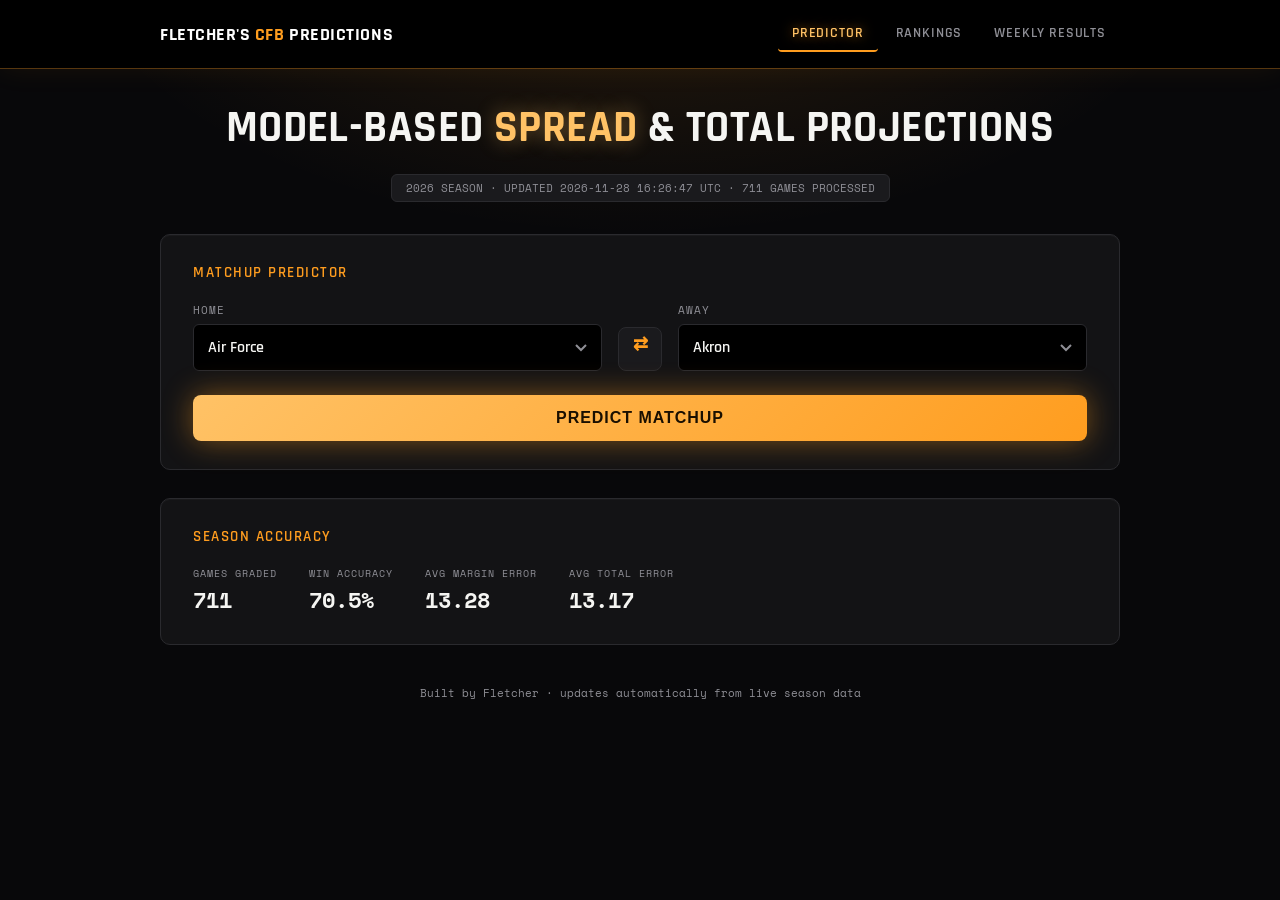
<file: site/index.html>
<!DOCTYPE html>
<html lang="en">
<head>
<meta charset="UTF-8">
<meta name="viewport" content="width=device-width, initial-scale=1.0">
<title>Fletcher's CFB Predictions</title>
<link rel="preconnect" href="https://fonts.googleapis.com">
<link rel="preconnect" href="https://fonts.gstatic.com" crossorigin>
<link href="https://fonts.googleapis.com/css2?family=Rajdhani:wght@500;600;700&family=Space+Mono:wght@400;700&display=swap" rel="stylesheet">
<link rel="stylesheet" href="styles.css">
</head>
<body>

<nav class="site-nav">
  <div class="nav-inner">
    <span class="nav-brand">Fletcher's <span class="accent">CFB</span> Predictions</span>
    <div class="nav-links">
      <a href="index.html" class="nav-link active">Predictor</a>
      <a href="rankings.html" class="nav-link">Rankings</a>
      <a href="weekly.html" class="nav-link">Weekly Results</a>
    </div>
  </div>
</nav>

<div class="wrap">

  <header>
    <h1>Model-Based <span>Spread</span> &amp; Total Projections</h1>
    <div class="updated-badge" id="updatedBadge">loading...</div>
  </header>

  <section class="panel">
    <h2 class="panel-title">Matchup Predictor</h2>
    <div class="matchup-picker">
      <div class="field-group">
        <label for="homeSelect">Home</label>
        <select id="homeSelect"></select>
      </div>
      <button type="button" class="vs-mark swap-btn" id="swapBtn" title="Swap home and away" aria-label="Swap home and away teams">⇄</button>
      <div class="field-group">
        <label for="awaySelect">Away</label>
        <select id="awaySelect"></select>
      </div>
    </div>
    <button id="predictBtn" class="primary-btn">Predict Matchup</button>

    <div class="scoreboard" id="scoreboard">
      <div class="score-row">
        <span class="team-name" id="homeNameOut"></span>
        <span class="fav-tag" id="homeFavTag" style="visibility:hidden;">FAVORITE</span>
        <span class="score-num" id="homeScoreOut"></span>
      </div>
      <div class="score-row">
        <span class="team-name" id="awayNameOut"></span>
        <span class="fav-tag" id="awayFavTag" style="visibility:hidden;">FAVORITE</span>
        <span class="score-num" id="awayScoreOut"></span>
      </div>
      <hr class="divider-line">
      <div class="stat-strip">
        <div class="stat-item">
          <span class="stat-label">Spread</span>
          <span class="stat-value" id="spreadOut"></span>
        </div>
        <div class="stat-item">
          <span class="stat-label">Total</span>
          <span class="stat-value" id="totalOut"></span>
        </div>
      </div>
    </div>
    <div class="error-state" id="matchupError" style="display:none;"></div>
  </section>

  <section class="panel" id="accuracyPanel">
    <h2 class="panel-title">Season Accuracy</h2>
    <div class="stat-strip" id="accuracyStrip">
      <div class="empty-state">Loading...</div>
    </div>
  </section>

  <footer>Built by Fletcher &middot; updates automatically from live season data</footer>
</div>

<script src="common.js"></script>
<script>
(function () {
  const state = { predictions: null, teams: null };

  function populateTeamSelects(teams) {
    const homeSel = document.getElementById("homeSelect");
    const awaySel = document.getElementById("awaySelect");
    homeSel.innerHTML = "";
    awaySel.innerHTML = "";
    teams.forEach(function (t) {
      const optH = document.createElement("option");
      optH.value = t; optH.textContent = t;
      homeSel.appendChild(optH);
      const optA = document.createElement("option");
      optA.value = t; optA.textContent = t;
      awaySel.appendChild(optA);
    });
    if (teams.length > 1) {
      homeSel.selectedIndex = 0;
      awaySel.selectedIndex = 1;
    }
  }

  function renderPrediction(home, away) {
    const errorEl = document.getElementById("matchupError");
    const boardEl = document.getElementById("scoreboard");
    errorEl.style.display = "none";
    boardEl.classList.remove("visible");

    if (home === away) {
      errorEl.textContent = "Home and Away must be different teams.";
      errorEl.style.display = "block";
      return;
    }

    const key = home + "|" + away;
    const pred = state.predictions[key];
    if (!pred) {
      errorEl.textContent = "No prediction available for " + home + " vs " + away + ".";
      errorEl.style.display = "block";
      return;
    }

    document.getElementById("homeNameOut").textContent = pred.home;
    document.getElementById("awayNameOut").textContent = pred.away;
    document.getElementById("homeScoreOut").textContent = pred.predicted_home_score.toFixed(1);
    document.getElementById("awayScoreOut").textContent = pred.predicted_away_score.toFixed(1);

    const homeFav = pred.favorite === pred.home;
    document.getElementById("homeNameOut").classList.toggle("favorite", homeFav);
    document.getElementById("awayNameOut").classList.toggle("favorite", !homeFav);
    document.getElementById("homeFavTag").style.visibility = homeFav ? "visible" : "hidden";
    document.getElementById("awayFavTag").style.visibility = !homeFav ? "visible" : "hidden";
    document.getElementById("homeScoreOut").classList.toggle("circled", homeFav);
    document.getElementById("awayScoreOut").classList.toggle("circled", !homeFav);

    const spreadFavName = pred.favorite;
    const spreadMag = Math.abs(pred.predicted_spread).toFixed(1);
    document.getElementById("spreadOut").textContent = spreadFavName + " -" + spreadMag;
    document.getElementById("totalOut").textContent = pred.predicted_total.toFixed(1);

    boardEl.classList.add("visible");
  }

  function renderAccuracySummary(summary) {
    const el = document.getElementById("accuracyStrip");
    if (!summary || summary.games_graded === 0) {
      el.innerHTML = '<div class="empty-state">No games graded yet -- check back once the season starts.</div>';
      return;
    }
    el.innerHTML =
      '<div class="stat-item"><span class="stat-label">Games Graded</span><span class="stat-value">' + summary.games_graded + '</span></div>' +
      '<div class="stat-item"><span class="stat-label">Win Accuracy</span><span class="stat-value">' + summary.win_accuracy_pct + '%</span></div>' +
      '<div class="stat-item"><span class="stat-label">Avg Margin Error</span><span class="stat-value">' + summary.avg_margin_error + '</span></div>' +
      '<div class="stat-item"><span class="stat-label">Avg Total Error</span><span class="stat-value">' + summary.avg_total_error + '</span></div>';
  }

  async function init() {
    try {
      const [predictions, teams, lastUpdated, summary] = await Promise.all([
        loadJSON("predictions.json"),
        loadJSON("teams.json"),
        loadJSON("last_updated.json"),
        loadJSON("history/summary.json").catch(function () { return null; })
      ]);

      state.predictions = predictions;
      state.teams = teams;

      populateTeamSelects(teams);
      renderUpdatedBadge("updatedBadge", lastUpdated);
      renderAccuracySummary(summary);

      document.getElementById("predictBtn").disabled = false;
      document.getElementById("predictBtn").addEventListener("click", function () {
        const home = document.getElementById("homeSelect").value;
        const away = document.getElementById("awaySelect").value;
        renderPrediction(home, away);
      });

      document.getElementById("swapBtn").addEventListener("click", function () {
        const homeSel = document.getElementById("homeSelect");
        const awaySel = document.getElementById("awaySelect");
        const temp = homeSel.value;
        homeSel.value = awaySel.value;
        awaySel.value = temp;
        // Auto-refresh the prediction if one's already showing, so flipping
        // home/away immediately reveals the home-field-advantage swing
        // without needing to click Predict again.
        if (document.getElementById("scoreboard").classList.contains("visible")) {
          renderPrediction(homeSel.value, awaySel.value);
        }
      });
    } catch (err) {
      document.getElementById("updatedBadge").textContent = "DATA UNAVAILABLE";
      document.getElementById("accuracyStrip").innerHTML =
        '<div class="error-state">Could not load data: ' + err.message + '</div>';
      console.error(err);
    }
  }

  document.getElementById("predictBtn").disabled = true;
  init();
})();
</script>
</body>
</html>
</file>
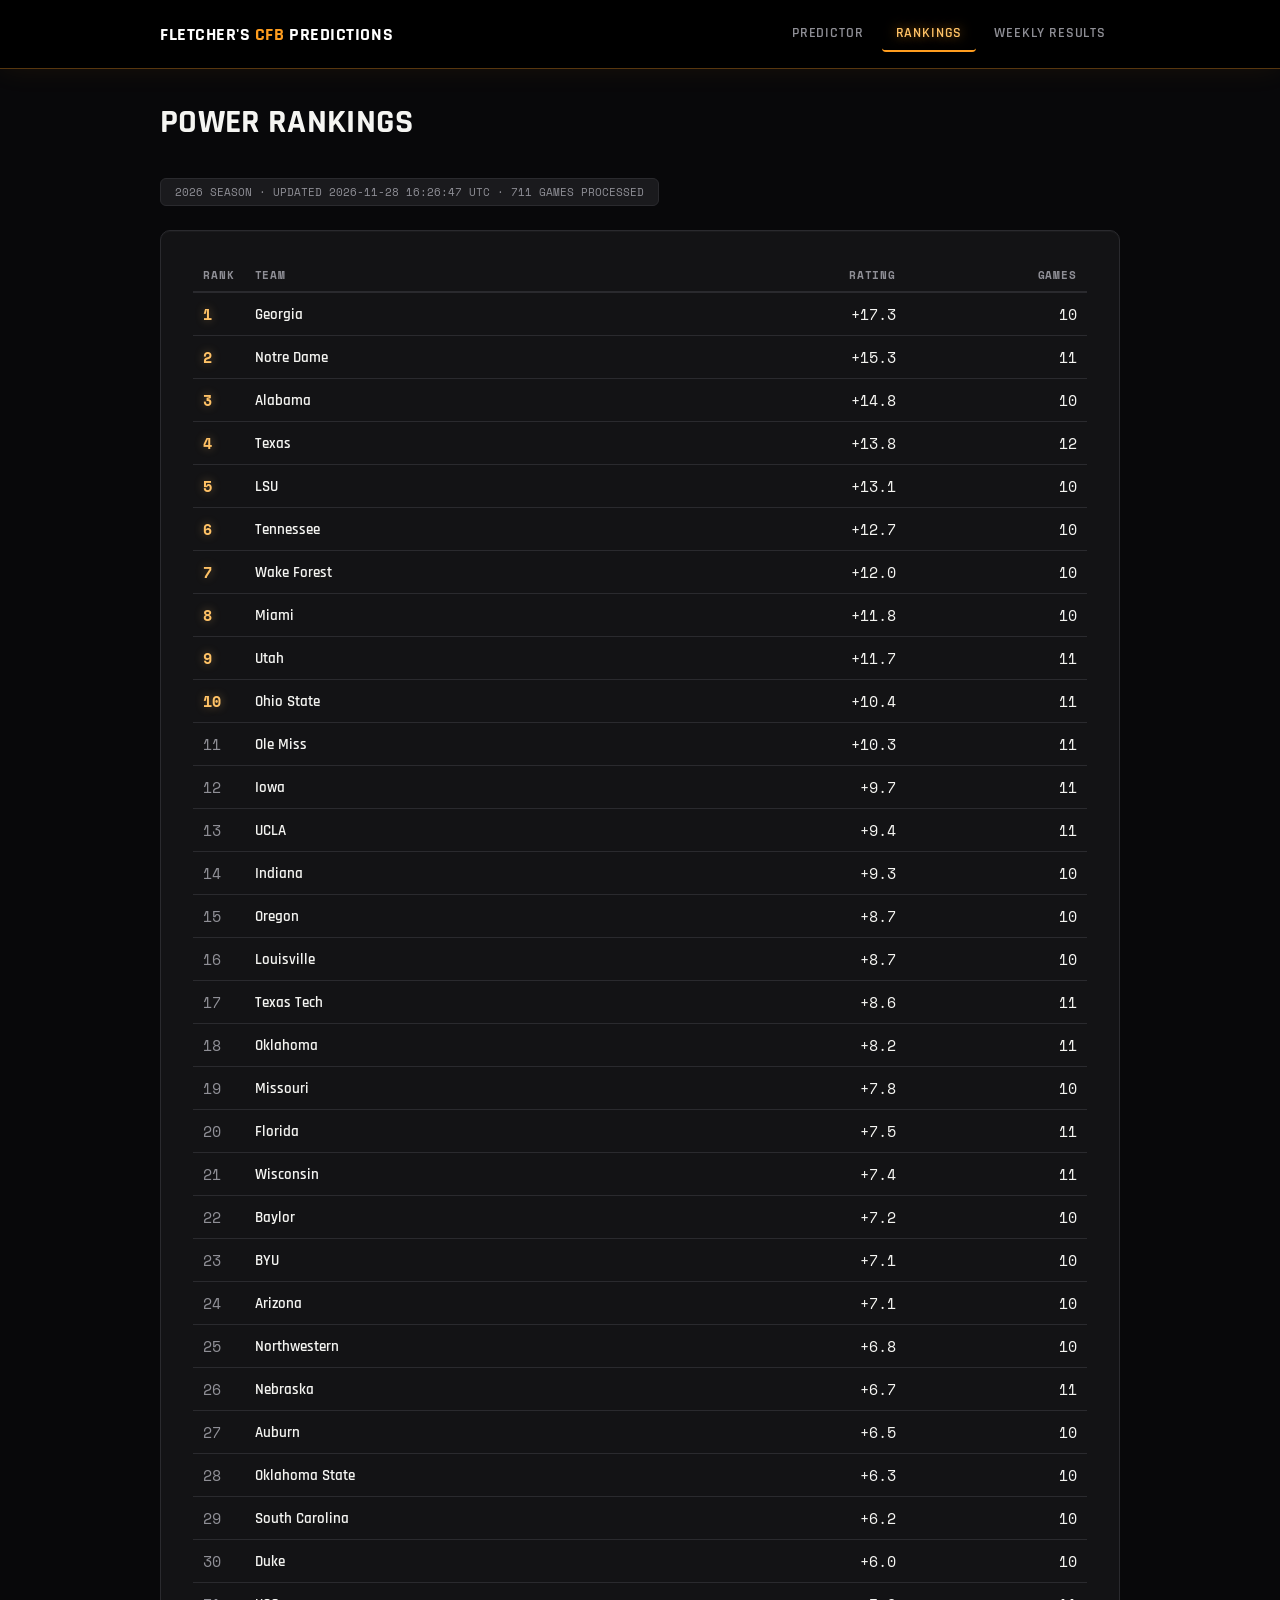
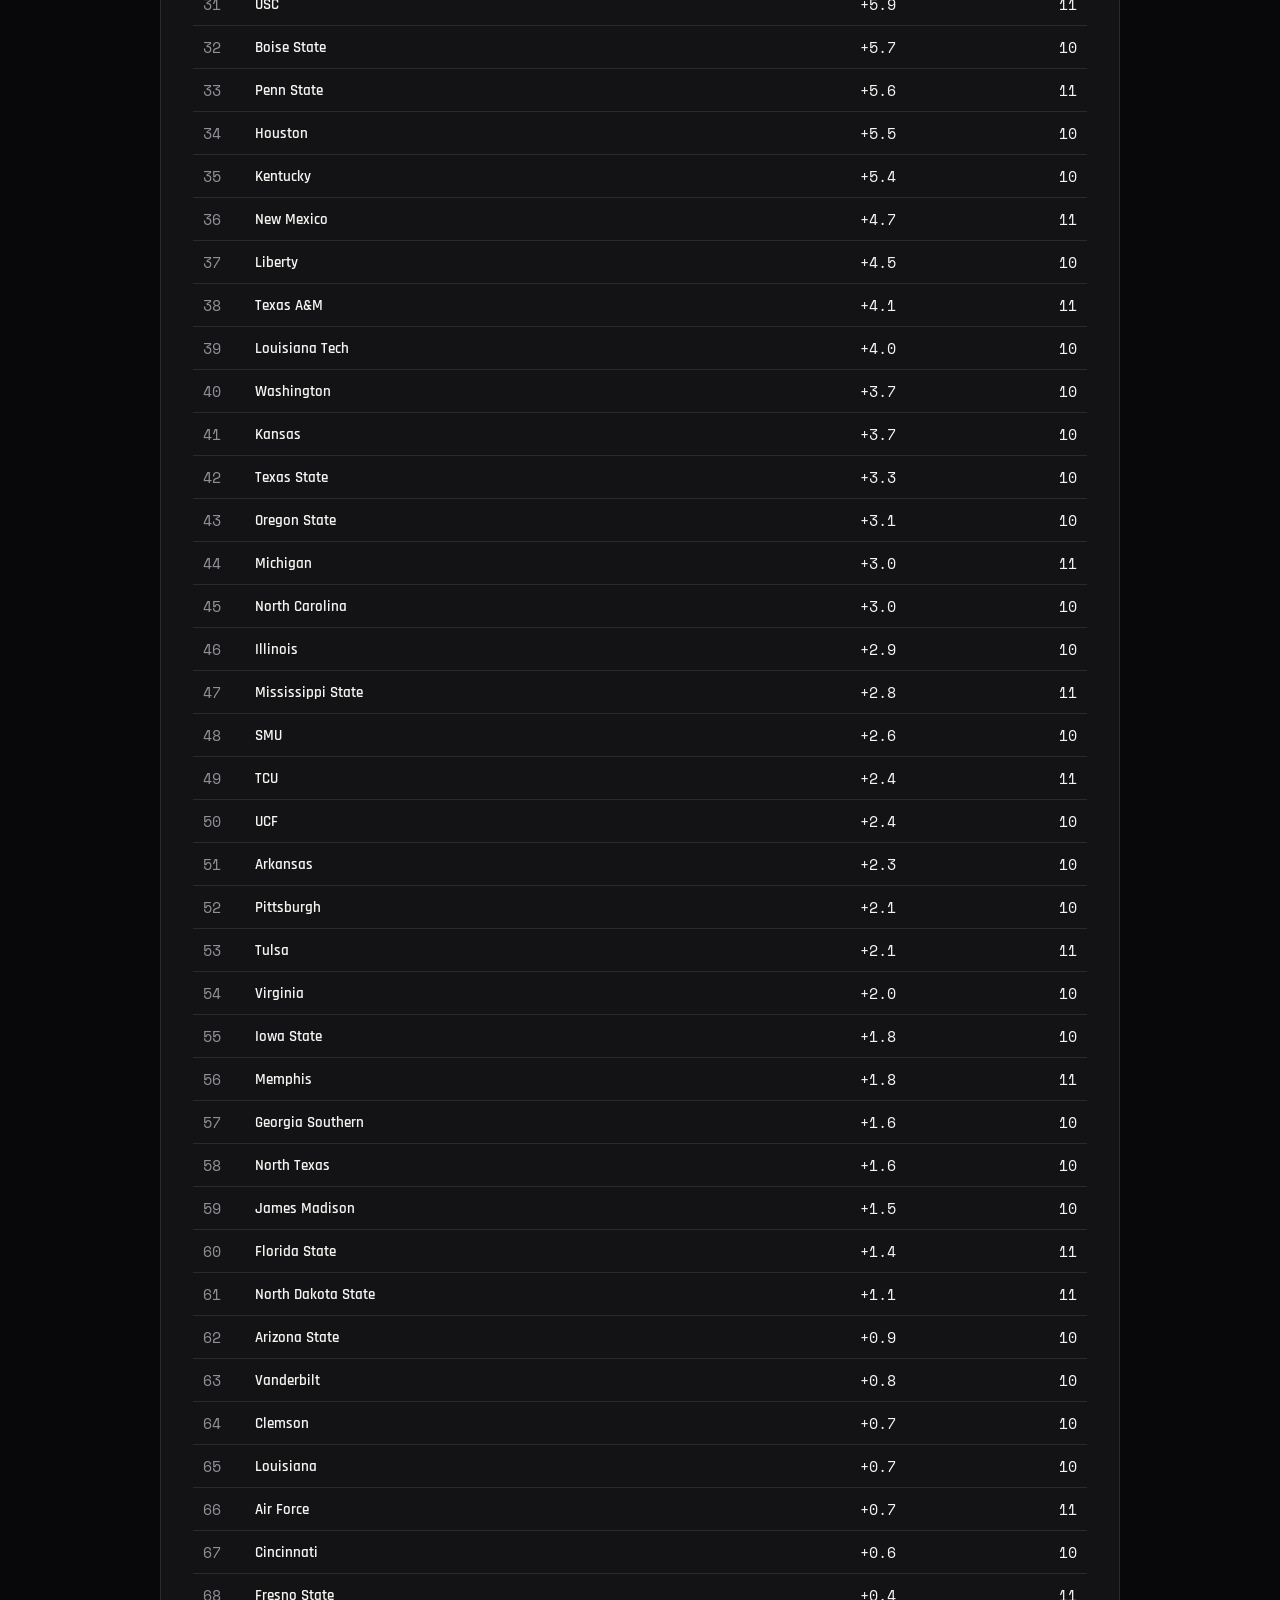
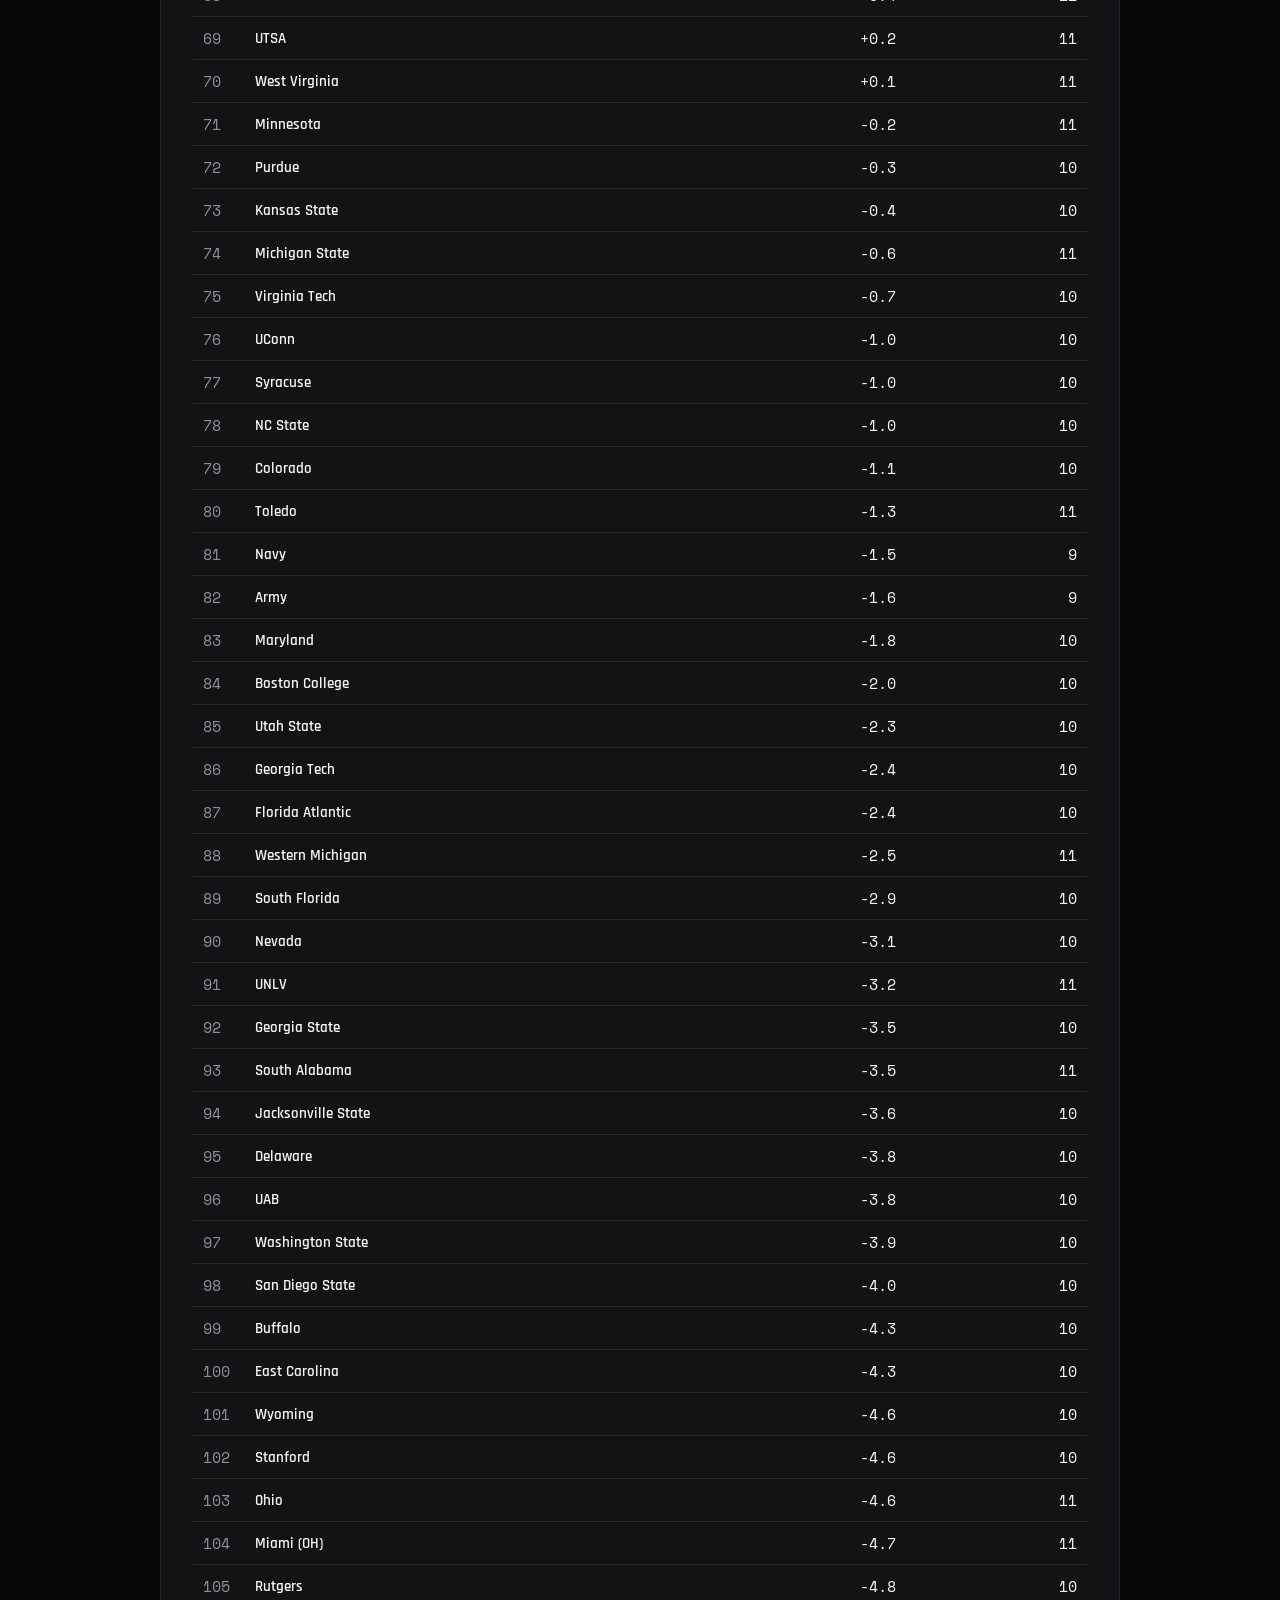
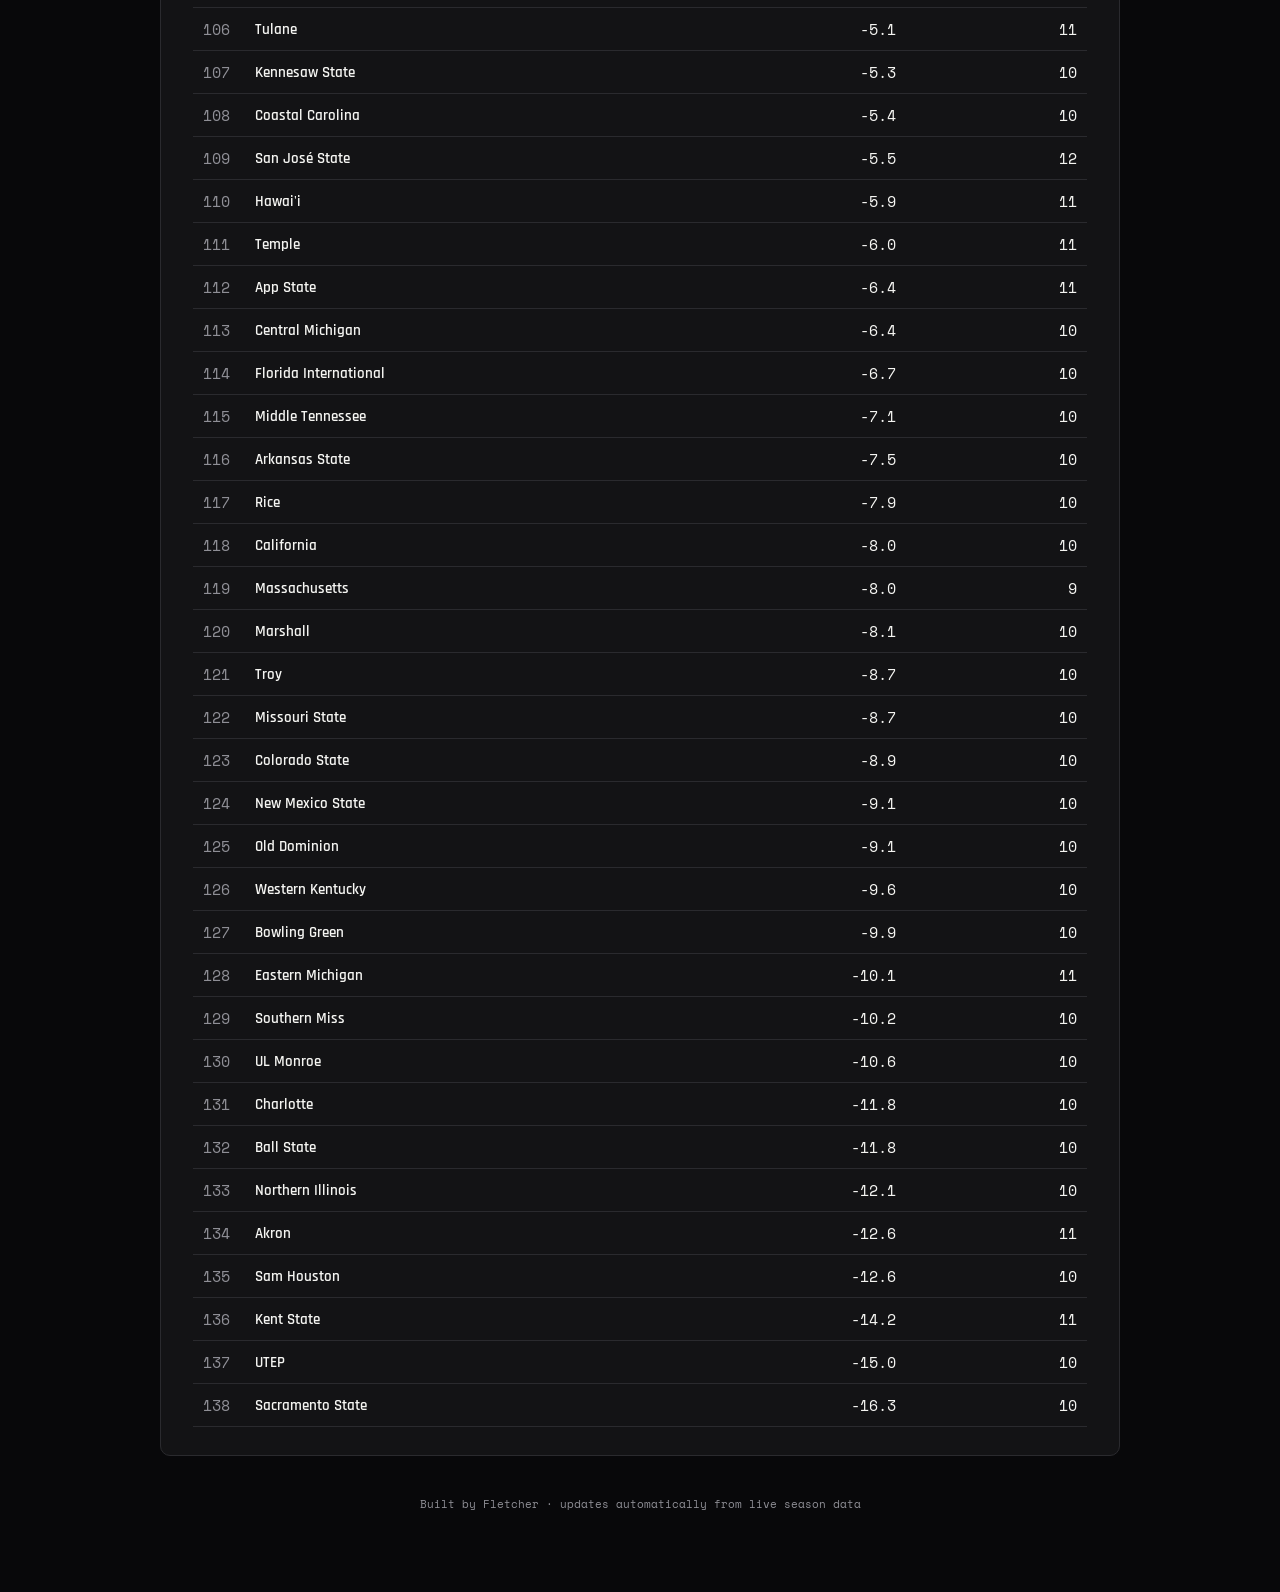
<file: site/rankings.html>
<!DOCTYPE html>
<html lang="en">
<head>
<meta charset="UTF-8">
<meta name="viewport" content="width=device-width, initial-scale=1.0">
<title>Rankings &middot; Fletcher's CFB Predictions</title>
<link rel="preconnect" href="https://fonts.googleapis.com">
<link rel="preconnect" href="https://fonts.gstatic.com" crossorigin>
<link href="https://fonts.googleapis.com/css2?family=Rajdhani:wght@500;600;700&family=Space+Mono:wght@400;700&display=swap" rel="stylesheet">
<link rel="stylesheet" href="styles.css">
</head>
<body>

<nav class="site-nav">
  <div class="nav-inner">
    <span class="nav-brand">Fletcher's <span class="accent">CFB</span> Predictions</span>
    <div class="nav-links">
      <a href="index.html" class="nav-link">Predictor</a>
      <a href="rankings.html" class="nav-link active">Rankings</a>
      <a href="weekly.html" class="nav-link">Weekly Results</a>
    </div>
  </div>
</nav>

<div class="wrap">
  <h1 class="page-title">Power Rankings</h1>
  <div class="updated-badge" id="updatedBadge" style="margin-bottom:24px;">loading...</div>

  <section class="panel">
    <div id="rankingsContainer">
      <div class="empty-state">Loading rankings...</div>
    </div>
  </section>

  <footer>Built by Fletcher &middot; updates automatically from live season data</footer>
</div>

<script src="common.js"></script>
<script>
(function () {
  function renderRankings(rankings) {
    const container = document.getElementById("rankingsContainer");
    if (!rankings || rankings.length === 0) {
      container.innerHTML = '<div class="empty-state">No rankings available yet.</div>';
      return;
    }
    let html = "<table><thead><tr>" +
      "<th>Rank</th><th>Team</th><th class='num'>Rating</th><th class='num'>Games</th>" +
      "</tr></thead><tbody>";
    rankings.forEach(function (r) {
      const rankClass = r.rank <= 10 ? "rank-cell top" : "rank-cell";
      html += "<tr>" +
        "<td class='" + rankClass + "'>" + r.rank + "</td>" +
        "<td class='team-cell'>" + r.team + "</td>" +
        "<td class='num'>" + fmtSigned(r.composite_rating) + "</td>" +
        "<td class='num'>" + r.games_played + "</td>" +
        "</tr>";
    });
    html += "</tbody></table>";
    container.innerHTML = html;
  }

  async function init() {
    try {
      const [rankings, lastUpdated] = await Promise.all([
        loadJSON("rankings.json"),
        loadJSON("last_updated.json")
      ]);
      renderRankings(rankings);
      renderUpdatedBadge("updatedBadge", lastUpdated);
    } catch (err) {
      document.getElementById("updatedBadge").textContent = "DATA UNAVAILABLE";
      document.getElementById("rankingsContainer").innerHTML =
        '<div class="error-state">Could not load data: ' + err.message + '</div>';
      console.error(err);
    }
  }
  init();
})();
</script>
</body>
</html>
</file>
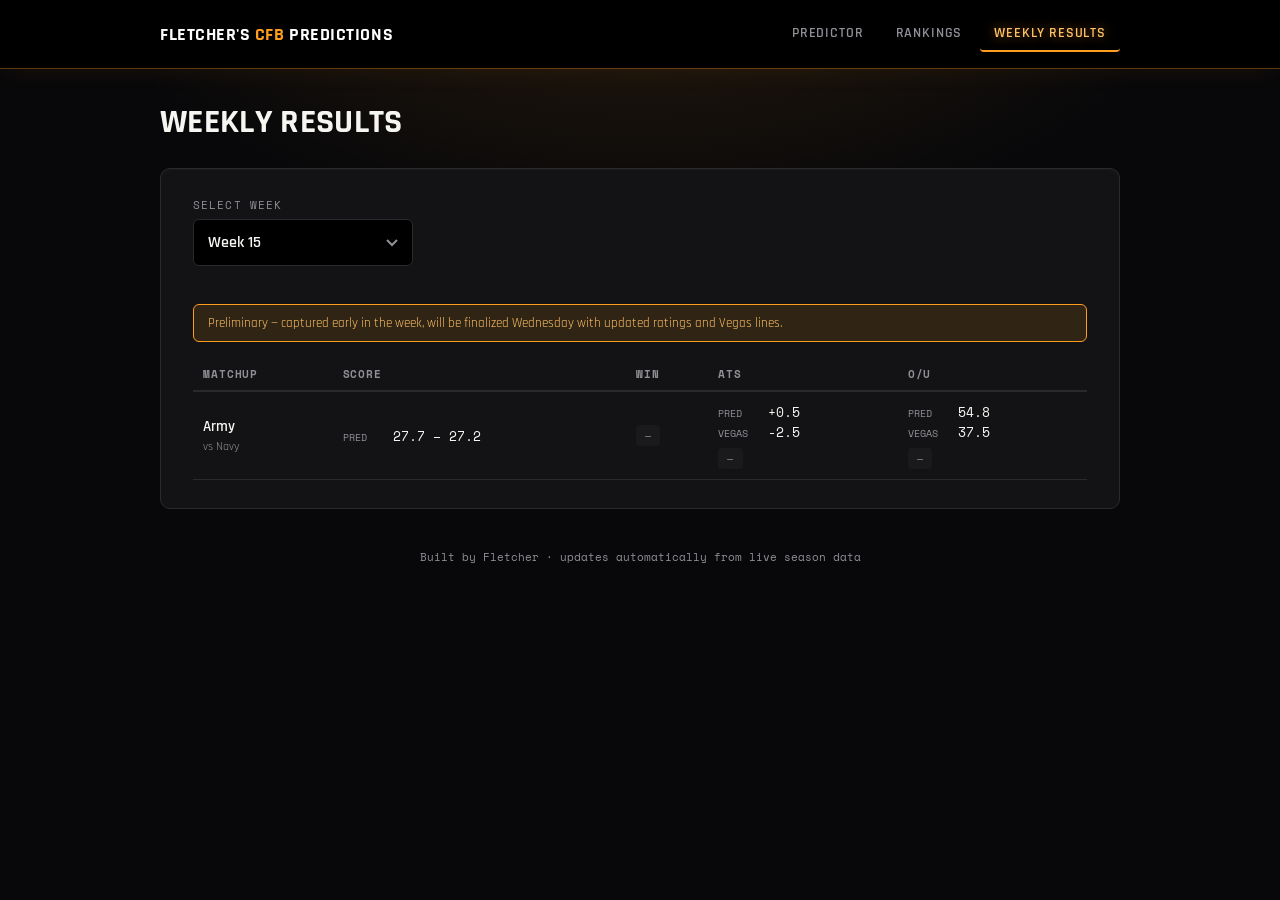
<file: site/weekly.html>
<!DOCTYPE html>
<html lang="en">
<head>
<meta charset="UTF-8">
<meta name="viewport" content="width=device-width, initial-scale=1.0">
<title>Weekly Results &middot; Fletcher's CFB Predictions</title>
<link rel="preconnect" href="https://fonts.googleapis.com">
<link rel="preconnect" href="https://fonts.gstatic.com" crossorigin>
<link href="https://fonts.googleapis.com/css2?family=Rajdhani:wght@500;600;700&family=Space+Mono:wght@400;700&display=swap" rel="stylesheet">
<link rel="stylesheet" href="styles.css">
</head>
<body>

<nav class="site-nav">
  <div class="nav-inner">
    <span class="nav-brand">Fletcher's <span class="accent">CFB</span> Predictions</span>
    <div class="nav-links">
      <a href="index.html" class="nav-link">Predictor</a>
      <a href="rankings.html" class="nav-link">Rankings</a>
      <a href="weekly.html" class="nav-link active">Weekly Results</a>
    </div>
  </div>
</nav>

<div class="wrap">
  <h1 class="page-title">Weekly Results</h1>

  <section class="panel">
    <div class="field-group" style="margin-bottom:20px; max-width:220px;">
      <label for="weekSelect">Select Week</label>
      <select id="weekSelect"><option>Loading...</option></select>
    </div>
    <div class="stat-strip" id="weekSummaryStrip" style="margin-bottom:18px;"></div>
    <div id="weekResultsContainer">
      <div class="empty-state">Select a week to see predicted vs. actual results.</div>
    </div>
  </section>

  <footer>Built by Fletcher &middot; updates automatically from live season data</footer>
</div>

<script src="common.js"></script>
<script>
(function () {
  function scoreLine(label, home, away) {
    return "<div class='score-line'><span class='score-line-label'>" + label + "</span> " +
      home + " &ndash; " + away + "</div>";
  }

  function statLine(label, value) {
    return "<div class='score-line'><span class='score-line-label'>" + label + "</span> " + value + "</div>";
  }

  function renderWeekSummary(games) {
    const graded = games.filter(function (g) { return g.graded; });
    const el = document.getElementById("weekSummaryStrip");
    if (graded.length === 0) {
      el.innerHTML = "";
      return;
    }
    const wins = graded.filter(function (g) {
      return (g.predicted_spread > 0) === ((g.actual_home_score - g.actual_away_score) > 0);
    }).length;
    const atsGames = graded.filter(function (g) { return g.ats_correct !== null && g.ats_correct !== undefined; });
    const atsWins = atsGames.filter(function (g) { return g.ats_correct; }).length;
    const ouGames = graded.filter(function (g) { return g.ou_correct !== null && g.ou_correct !== undefined; });
    const ouWins = ouGames.filter(function (g) { return g.ou_correct; }).length;

    let html = '<div class="stat-item"><span class="stat-label">Win Acc.</span><span class="stat-value">' +
      wins + '/' + graded.length + '</span></div>';
    if (atsGames.length > 0) {
      html += '<div class="stat-item"><span class="stat-label">ATS</span><span class="stat-value">' +
        atsWins + '/' + atsGames.length + '</span></div>';
    }
    if (ouGames.length > 0) {
      html += '<div class="stat-item"><span class="stat-label">O/U</span><span class="stat-value">' +
        ouWins + '/' + ouGames.length + '</span></div>';
    }
    el.innerHTML = html;
  }

  function resultBadge(correct) {
    if (correct === null || correct === undefined) return "<span class='result-badge pending'>&mdash;</span>";
    return correct ? "<span class='result-badge correct'>Yes</span>" : "<span class='result-badge incorrect'>No</span>";
  }

  async function loadWeekResults(week) {
    const container = document.getElementById("weekResultsContainer");
    container.innerHTML = '<div class="empty-state">Loading week ' + week + '...</div>';
    try {
      const snap = await loadJSON("history/week_" + week + ".json");
      if (!snap.games || snap.games.length === 0) {
        container.innerHTML = '<div class="empty-state">No games found for this week.</div>';
        document.getElementById("weekSummaryStrip").innerHTML = "";
        return;
      }
      renderWeekSummary(snap.games);

      const statusBadge = snap.finalized === false
        ? "<div class='status-note'>Preliminary &mdash; captured early in the week, will be finalized Wednesday with updated ratings and Vegas lines.</div>"
        : "";

      let html = statusBadge + "<table><thead><tr>" +
        "<th>Matchup</th><th>Score</th><th>Win</th><th>ATS</th><th>O/U</th>" +
        "</tr></thead><tbody>";
      snap.games.forEach(function (g) {
        let scoreCell = scoreLine("Pred", g.predicted_home_score.toFixed(1), g.predicted_away_score.toFixed(1));
        let winBadge = "<span class='result-badge pending'>&mdash;</span>";

        const hasVegasSpread = g.vegas_spread !== null && g.vegas_spread !== undefined;
        const hasVegasTotal = g.vegas_total !== null && g.vegas_total !== undefined;

        let atsCell = statLine("Pred", fmtSigned(g.predicted_spread)) +
          statLine("Vegas", hasVegasSpread ? fmtSigned(g.vegas_spread) : "N/A");
        let ouCell = statLine("Pred", g.predicted_total.toFixed(1)) +
          statLine("Vegas", hasVegasTotal ? g.vegas_total.toFixed(1) : "N/A");

        let atsBadge = "<span class='result-badge pending'>&mdash;</span>";
        let ouBadge = "<span class='result-badge pending'>&mdash;</span>";

        if (g.graded) {
          scoreCell += scoreLine("Actual", g.actual_home_score, g.actual_away_score);
          const actualMargin = g.actual_home_score - g.actual_away_score;
          winBadge = resultBadge((g.predicted_spread > 0) === (actualMargin > 0));
          atsBadge = resultBadge(g.ats_correct);
          ouBadge = resultBadge(g.ou_correct);
        }

        atsCell += "<div class='badge-row'>" + atsBadge + "</div>";
        ouCell += "<div class='badge-row'>" + ouBadge + "</div>";

        html += "<tr><td class='team-cell'>" + g.home + "<br><span class='vs-text'>vs " + g.away + "</span></td>" +
          "<td>" + scoreCell + "</td><td>" + winBadge + "</td><td>" + atsCell + "</td><td>" + ouCell + "</td></tr>";
      });
      html += "</tbody></table>";
      container.innerHTML = html;
    } catch (err) {
      container.innerHTML = '<div class="error-state">Could not load week ' + week + ': ' + err.message + '</div>';
      document.getElementById("weekSummaryStrip").innerHTML = "";
    }
  }

  async function populateWeekSelect(availableWeeks) {
    const sel = document.getElementById("weekSelect");
    sel.innerHTML = "";
    if (!availableWeeks || availableWeeks.length === 0) {
      sel.innerHTML = '<option>No weeks available yet</option>';
      document.getElementById("weekResultsContainer").innerHTML =
        '<div class="empty-state">No weekly snapshots yet -- check back once the season starts.</div>';
      return;
    }
    availableWeeks.slice().reverse().forEach(function (w) {
      const opt = document.createElement("option");
      opt.value = w;
      opt.textContent = "Week " + w;
      sel.appendChild(opt);
    });
    sel.addEventListener("change", function () { loadWeekResults(sel.value); });
    loadWeekResults(sel.value);
  }

  async function init() {
    try {
      const availableWeeks = await loadJSON("history/weeks_available.json").catch(function () { return []; });
      populateWeekSelect(availableWeeks);
    } catch (err) {
      document.getElementById("weekResultsContainer").innerHTML =
        '<div class="error-state">Could not load data: ' + err.message + '</div>';
      console.error(err);
    }
  }
  init();
})();
</script>
</body>
</html>
</file>
<file: site/styles.css>
/* Fletcher's CFB Predictions -- shared styles (Amber Stadium Lights) */

:root {
  --bg: #08080a;
  --panel: #131315;
  --panel-alt: #1a1a1d;
  --border: #2a2a2e;
  --text: #f5f5f2;
  --text-dim: #8f8f96;
  --amber: #ff9d1f;
  --amber-bright: #ffc266;
  --amber-soft: rgba(255, 157, 31, 0.12);
  --green-ok: #35c977;
  --green-ok-bg: rgba(53, 201, 119, 0.12);
  --red-bad: #ff5c5c;
  --red-bad-bg: rgba(255, 92, 92, 0.12);
}

* { box-sizing: border-box; }

body {
  margin: 0;
  background:
    radial-gradient(ellipse 900px 500px at 50% -10%, rgba(255, 157, 31, 0.14), transparent 65%),
    var(--bg);
  color: var(--text);
  font-family: 'Rajdhani', -apple-system, sans-serif;
  min-height: 100vh;
}

.wrap { max-width: 1000px; margin: 0 auto; padding: 0 20px 80px; }

/* ---------- Nav ---------- */
.site-nav {
  background: #000000;
  margin-bottom: 32px;
  box-shadow: 0 1px 0 rgba(255, 157, 31, 0.3), 0 0 30px rgba(255, 157, 31, 0.08);
}
.nav-inner {
  max-width: 1000px;
  margin: 0 auto;
  padding: 16px 20px;
  display: flex;
  align-items: center;
  justify-content: space-between;
  flex-wrap: wrap;
  gap: 12px;
}
.nav-brand {
  font-weight: 700;
  color: #ffffff;
  font-size: 18px;
  text-transform: uppercase;
  letter-spacing: 0.03em;
}
.nav-brand .accent { color: var(--amber); }
.nav-links { display: flex; gap: 4px; }
.nav-link {
  color: var(--text-dim);
  text-decoration: none;
  font-weight: 600;
  font-size: 14px;
  text-transform: uppercase;
  letter-spacing: 0.06em;
  padding: 8px 14px;
  border-radius: 4px;
  border-bottom: 2px solid transparent;
  transition: color 0.15s ease, border-color 0.15s ease, text-shadow 0.15s ease;
}
.nav-link:hover { color: var(--text); }
.nav-link.active {
  color: var(--amber-bright);
  border-bottom-color: var(--amber);
  text-shadow: 0 0 12px rgba(255, 157, 31, 0.6);
}

/* ---------- Header ---------- */
header { text-align: center; margin-bottom: 32px; }
h1, .page-title {
  font-weight: 700;
  letter-spacing: 0.01em;
  margin: 0 0 8px;
  color: var(--text);
  text-transform: uppercase;
}
h1 { font-size: clamp(28px, 6vw, 44px); }
.page-title { font-size: clamp(24px, 5vw, 34px); margin-bottom: 24px; }
h1 span { color: var(--amber-bright); text-shadow: 0 0 20px rgba(255, 194, 102, 0.4); }
.subtitle {
  color: var(--text-dim);
  font-size: 13px;
  font-family: 'Space Mono', monospace;
  letter-spacing: 0.05em;
}
.updated-badge {
  display: inline-block;
  margin-top: 10px;
  padding: 5px 14px;
  border: 1px solid var(--border);
  border-radius: 6px;
  font-family: 'Space Mono', monospace;
  font-size: 11px;
  color: var(--text-dim);
  background: var(--panel-alt);
}

/* ---------- Panels ---------- */
.panel {
  background: var(--panel);
  border: 1px solid var(--border);
  border-radius: 10px;
  padding: 28px 32px;
  margin-bottom: 28px;
  box-shadow: inset 0 1px 0 rgba(255, 255, 255, 0.03);
}
.panel-title {
  font-weight: 600;
  text-transform: uppercase;
  font-size: 15px;
  letter-spacing: 0.1em;
  color: var(--amber);
  margin: 0 0 20px;
}

/* ---------- Matchup picker ---------- */
.matchup-picker {
  display: grid;
  grid-template-columns: 1fr auto 1fr;
  gap: 16px;
  align-items: end;
  margin-bottom: 24px;
}
.field-group { display: flex; flex-direction: column; gap: 6px; }
.field-group label {
  font-family: 'Space Mono', monospace;
  font-size: 11px;
  text-transform: uppercase;
  letter-spacing: 0.1em;
  color: var(--text-dim);
}
select {
  background: #000000;
  color: var(--text);
  border: 1px solid var(--border);
  border-radius: 6px;
  padding: 12px 14px;
  font-family: 'Rajdhani', sans-serif;
  font-weight: 600;
  font-size: 16px;
  cursor: pointer;
  appearance: none;
  background-image: url("data:image/svg+xml,%3Csvg xmlns='http://www.w3.org/2000/svg' width='12' height='8'%3E%3Cpath d='M1 1l5 5 5-5' stroke='%238f8f96' stroke-width='2' fill='none'/%3E%3C/svg%3E");
  background-repeat: no-repeat;
  background-position: right 14px center;
  padding-right: 36px;
}
select:focus { outline: 2px solid var(--amber); outline-offset: 1px; }

.vs-mark {
  font-weight: 700;
  color: var(--amber);
  font-size: 18px;
  padding-bottom: 12px;
  text-align: center;
}
button.swap-btn {
  background: var(--panel-alt);
  border: 1px solid var(--border);
  border-radius: 8px;
  width: 44px;
  height: 44px;
  cursor: pointer;
  transition: background 0.15s ease, transform 0.15s ease, box-shadow 0.15s ease;
}
button.swap-btn:hover {
  background: rgba(255, 157, 31, 0.12);
  box-shadow: 0 0 16px rgba(255, 157, 31, 0.25);
}
button.swap-btn:active { transform: rotate(180deg); }

button.primary-btn {
  width: 100%;
  background: linear-gradient(135deg, var(--amber-bright), var(--amber));
  color: #1a0f00;
  border: none;
  border-radius: 8px;
  padding: 14px;
  font-weight: 700;
  text-transform: uppercase;
  letter-spacing: 0.06em;
  font-size: 16px;
  cursor: pointer;
  box-shadow: 0 0 30px rgba(255, 157, 31, 0.45);
  transition: box-shadow 0.15s ease, transform 0.1s ease;
}
button.primary-btn:hover { box-shadow: 0 0 40px rgba(255, 157, 31, 0.6); }
button.primary-btn:active { transform: scale(0.99); }
button.primary-btn:disabled { opacity: 0.4; cursor: not-allowed; box-shadow: none; }

/* ---------- Scoreboard ---------- */
.scoreboard {
  display: none;
  margin-top: 28px;
  border-top: 1px solid var(--border);
  padding-top: 24px;
}
.scoreboard.visible { display: block; }
.score-row {
  display: grid;
  grid-template-columns: 1fr auto auto;
  gap: 20px;
  align-items: center;
  margin-bottom: 8px;
}
.team-name { font-weight: 600; font-size: 19px; }
.team-name.favorite { color: var(--amber-bright); }
.score-num {
  font-family: 'Space Mono', monospace;
  font-size: 38px;
  font-weight: 700;
  min-width: 70px;
  text-align: right;
}
.score-num.circled { color: var(--amber-bright); text-shadow: 0 0 24px rgba(255, 194, 102, 0.7); }
.fav-tag {
  font-family: 'Space Mono', monospace;
  font-size: 10px;
  text-transform: uppercase;
  letter-spacing: 0.1em;
  color: var(--amber);
  border: 1px solid var(--amber);
  border-radius: 4px;
  padding: 2px 6px;
}
.divider-line { border: none; border-top: 1px dashed var(--border); margin: 14px 0; }

.stat-strip { display: flex; gap: 32px; margin-top: 18px; flex-wrap: wrap; }
.stat-item { display: flex; flex-direction: column; gap: 2px; }
.stat-label {
  font-family: 'Space Mono', monospace;
  font-size: 10px;
  text-transform: uppercase;
  letter-spacing: 0.1em;
  color: var(--text-dim);
}
.stat-value { font-family: 'Space Mono', monospace; font-size: 22px; font-weight: 700; color: var(--text); }

/* ---------- Tables ---------- */
table { width: 100%; border-collapse: collapse; }
th {
  text-align: left;
  font-family: 'Space Mono', monospace;
  font-size: 11px;
  text-transform: uppercase;
  letter-spacing: 0.08em;
  color: var(--text-dim);
  padding: 8px 10px;
  border-bottom: 2px solid var(--border);
}
th.num, td.num { text-align: right; }
td { padding: 10px 10px; border-bottom: 1px solid var(--border); font-size: 15px; }
tr:hover td { background: var(--amber-soft); }
.rank-cell { font-family: 'Space Mono', monospace; color: var(--text-dim); width: 40px; }
.rank-cell.top { color: var(--amber-bright); font-weight: 700; text-shadow: 0 0 10px rgba(255, 194, 102, 0.4); }
td.team-cell { font-weight: 600; }
td.num { font-family: 'Space Mono', monospace; }
.vs-text { font-weight: 400; font-size: 12px; color: var(--text-dim); }
.score-line {
  font-family: 'Space Mono', monospace;
  font-size: 13px;
  white-space: nowrap;
}
.score-line-label {
  display: inline-block;
  width: 42px;
  color: var(--text-dim);
  font-size: 10px;
  text-transform: uppercase;
}
.badge-row { margin-top: 6px; }
.status-note {
  background: var(--amber-soft);
  border: 1px solid var(--amber);
  border-radius: 6px;
  padding: 10px 14px;
  margin-bottom: 16px;
  font-size: 13px;
  color: var(--amber-bright);
}

/* ---------- Badges ---------- */
.result-badge {
  display: inline-block;
  padding: 3px 9px;
  border-radius: 4px;
  font-family: 'Space Mono', monospace;
  font-size: 10px;
  text-transform: uppercase;
  letter-spacing: 0.05em;
}
.result-badge.correct { background: var(--green-ok-bg); color: var(--green-ok); }
.result-badge.incorrect { background: var(--red-bad-bg); color: var(--red-bad); }
.result-badge.pending { background: var(--panel-alt); color: var(--text-dim); }

/* ---------- Misc ---------- */
.empty-state, .error-state {
  color: var(--text-dim);
  font-family: 'Space Mono', monospace;
  font-size: 13px;
  padding: 20px;
  text-align: center;
}
.error-state { color: var(--red-bad); }

footer {
  text-align: center;
  color: var(--text-dim);
  font-family: 'Space Mono', monospace;
  font-size: 11px;
  margin-top: 40px;
}

@media (max-width: 600px) {
  .matchup-picker { grid-template-columns: 1fr; }
  .vs-mark { padding: 4px 0; }
  .score-num { font-size: 28px; }
  .nav-inner { flex-direction: column; align-items: flex-start; }
}
</file>
